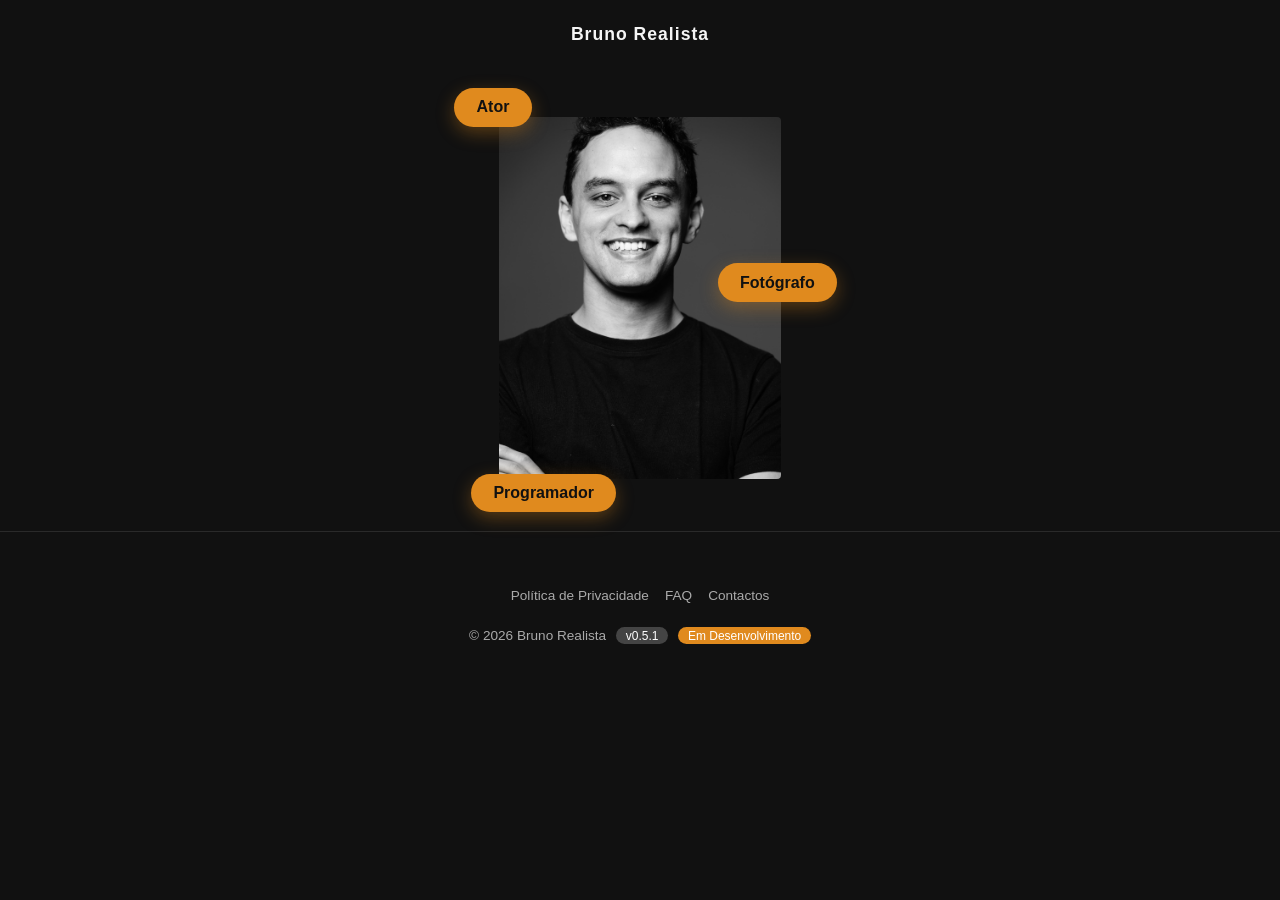
<file: index.html>
<!DOCTYPE html>
<html lang="pt">
<head>
  <meta charset="UTF-8">
  <meta name="viewport" content="width=device-width, initial-scale=1.0">
  <title id="page-title">Bruno Realista</title>
  <link id="page-favicon" rel="icon" type="image/svg+xml" href="favicon.svg">
  <link rel="stylesheet" href="css/style.css?v=0.5.1">
  <link rel="stylesheet" href="css/site.css?v=0.5.1">
  <meta id="page-description" name="description" content="Bruno Realista — ator, fotógrafo e programador em vibecoding. Portefólio pessoal.">
  <meta property="og:title" content="Bruno Realista">
  <meta property="og:description" content="Ator, fotógrafo e programador em vibecoding. Portefólio pessoal.">
  <meta property="og:image" content="img/hero/retrato.jpg">
  <meta property="og:type" content="website">
</head>
<body>
  <a class="skip-link" href="#main-content">Saltar para o conteúdo</a>

  <header class="header-simple">
    <h1 class="logo-heading"><a href="/" class="logo">Bruno Realista</a></h1>
  </header>

  <main id="main-content">
    <section class="hero">
      <div class="hero-photo-wrap">
        <img src="img/hero/retrato.jpg" alt="Bruno Realista" class="hero-image">
        <a href="/ator/" class="hero-bubble hero-bubble-ator">Ator</a>
        <a href="/fotografo/" class="hero-bubble hero-bubble-fotografo">Fotógrafo</a>
        <a href="/programador/" class="hero-bubble hero-bubble-programador">Programador</a>
      </div>
    </section>
  </main>

  <div id="footer"></div>
  <div id="contact-modal-container"></div>
  <div id="cookie-banner-container"></div>

  <script type="module" src="/js/site.js?v=0.5.1"></script>
</body>
</html>
</file>
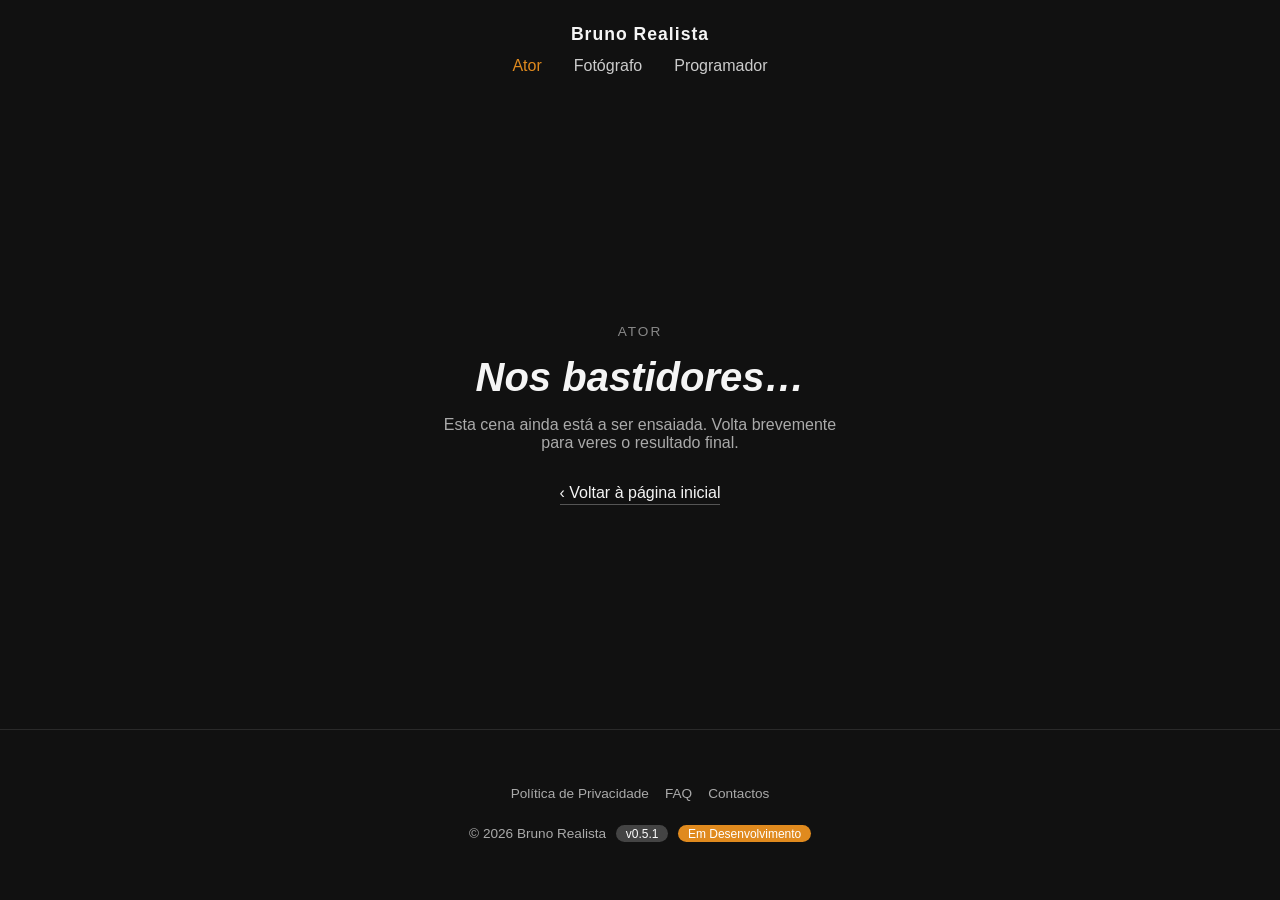
<file: ator/index.html>
<!DOCTYPE html>
<html lang="pt">
<head>
  <meta charset="UTF-8">
  <meta name="viewport" content="width=device-width, initial-scale=1.0">
  <title>Ator · Bruno Realista</title>
  <link rel="icon" type="image/svg+xml" href="../favicon.svg">
  <link rel="stylesheet" href="../css/style.css?v=0.5.1">
  <link rel="stylesheet" href="../css/site.css?v=0.5.1">
  <meta name="description" content="Bruno Realista — percurso e referências em teatro e artes performativas.">
</head>
<body>
  <a class="skip-link" href="#main-content">Saltar para o conteúdo</a>

  <header class="header-stacked">
    <a href="/" class="logo">Bruno Realista</a>
    <nav class="page-nav">
      <a href="/ator/" aria-current="page">Ator</a>
      <a href="/fotografo/">Fotógrafo</a>
      <a href="/programador/">Programador</a>
    </nav>
  </header>

  <main id="main-content">
    <section class="in-progress">
      <span class="in-progress-tag">Ator</span>
      <h1>Nos bastidores&hellip;</h1>
      <p>Esta cena ainda está a ser ensaiada. Volta brevemente para veres o resultado final.</p>
      <a href="/" class="back-link">‹ Voltar à página inicial</a>
    </section>
  </main>

  <div id="footer"></div>
  <div id="contact-modal-container"></div>
  <div id="cookie-banner-container"></div>

  <script type="module" src="/js/site.js?v=0.5.1"></script>
</body>
</html>
</file>
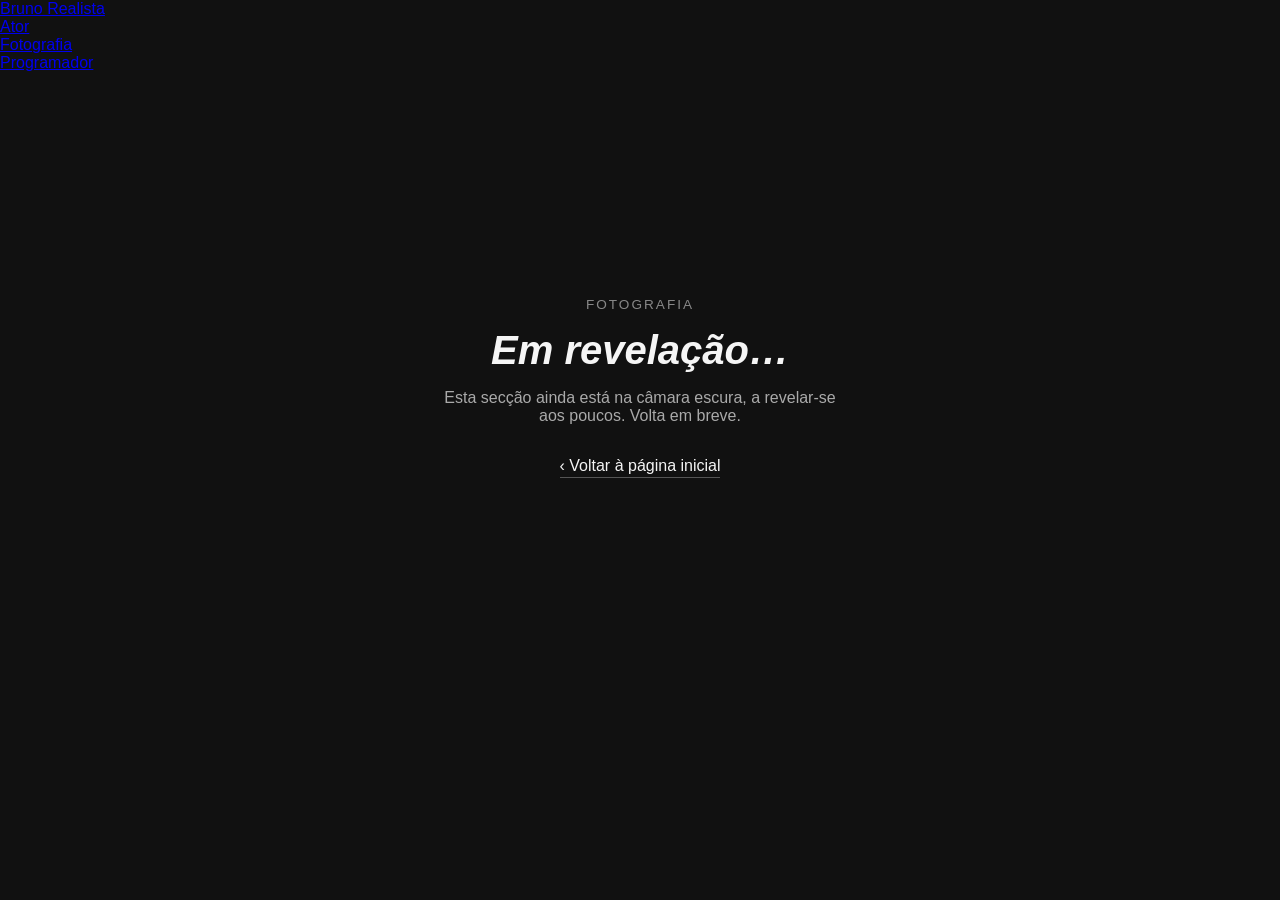
<file: fotografia/index.html>
<!DOCTYPE html>
<html lang="pt">
<head>
  <meta charset="UTF-8">
  <meta name="viewport" content="width=device-width, initial-scale=1.0">
  <title>Fotografia · Bruno Realista</title>
  <link rel="icon" type="image/svg+xml" href="../favicon.svg">
  <link rel="stylesheet" href="../css/style.css">
  <meta name="description" content="Bruno Realista — portefólio de fotografia.">
</head>
<body>

  <header>
    <nav>
      <a href="../index.html" class="logo">Bruno Realista</a>
      <ul>
        <li><a href="../ator/index.html">Ator</a></li>
        <li><a href="../fotografia/index.html">Fotografia</a></li>
        <li><a href="../programador/index.html">Programador</a></li>
      </ul>
    </nav>
  </header>

  <section class="in-progress">
    <span class="in-progress-tag">Fotografia</span>
    <h1>Em revelação&hellip;</h1>
    <p>Esta secção ainda está na câmara escura, a revelar-se aos poucos. Volta em breve.</p>
    <a href="../index.html" class="back-link">‹ Voltar à página inicial</a>
  </section>

</body>
</html>
</file>
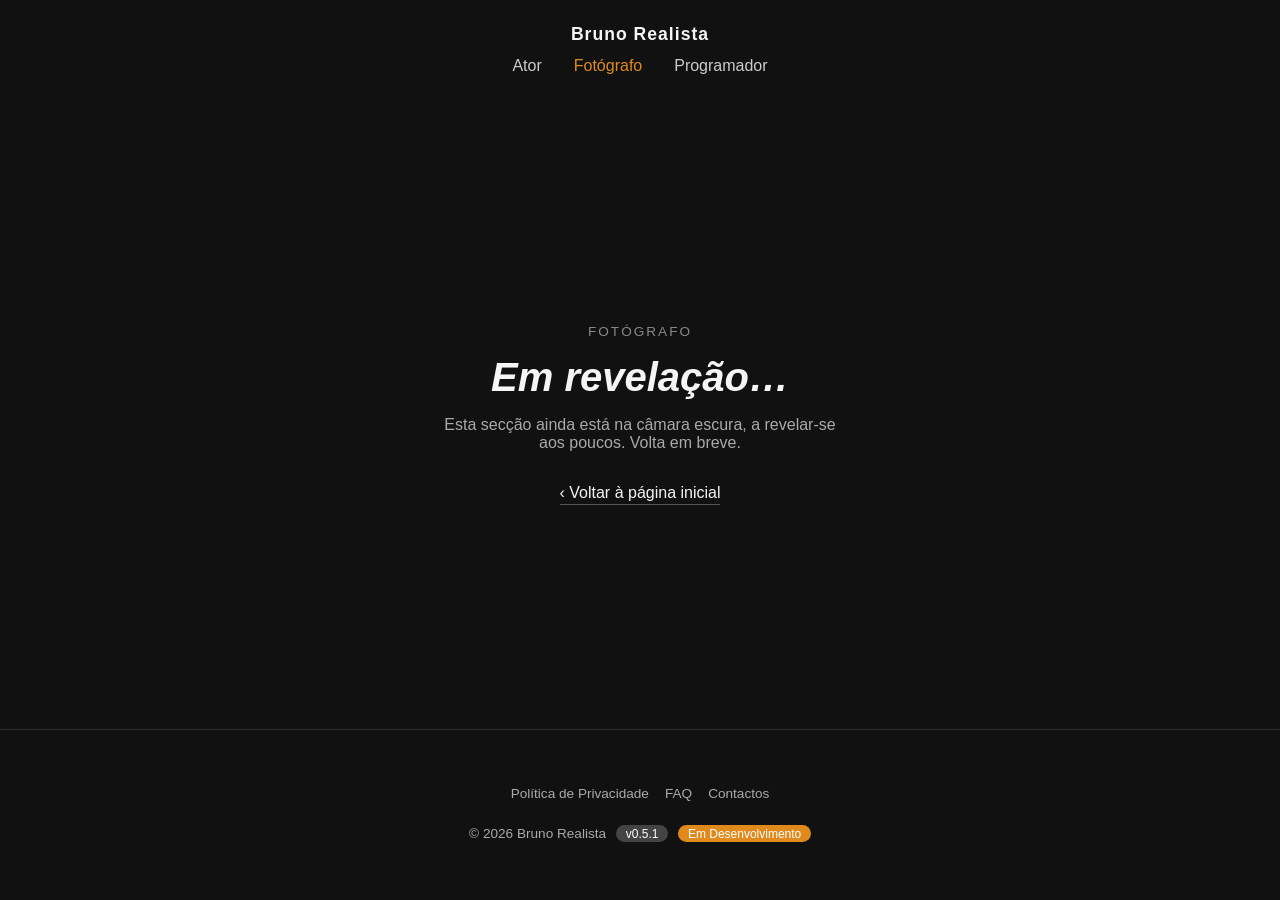
<file: fotografo/index.html>
<!DOCTYPE html>
<html lang="pt">
<head>
  <meta charset="UTF-8">
  <meta name="viewport" content="width=device-width, initial-scale=1.0">
  <title>Fotógrafo · Bruno Realista</title>
  <link rel="icon" type="image/svg+xml" href="../favicon.svg">
  <link rel="stylesheet" href="../css/style.css?v=0.5.1">
  <link rel="stylesheet" href="../css/site.css?v=0.5.1">
  <meta name="description" content="Bruno Realista — portefólio de fotografia.">
</head>
<body>
  <a class="skip-link" href="#main-content">Saltar para o conteúdo</a>

  <header class="header-stacked">
    <a href="/" class="logo">Bruno Realista</a>
    <nav class="page-nav">
      <a href="/ator/">Ator</a>
      <a href="/fotografo/" aria-current="page">Fotógrafo</a>
      <a href="/programador/">Programador</a>
    </nav>
  </header>

  <main id="main-content">
    <section class="in-progress">
      <span class="in-progress-tag">Fotógrafo</span>
      <h1>Em revelação&hellip;</h1>
      <p>Esta secção ainda está na câmara escura, a revelar-se aos poucos. Volta em breve.</p>
      <a href="/" class="back-link">‹ Voltar à página inicial</a>
    </section>
  </main>

  <div id="footer"></div>
  <div id="contact-modal-container"></div>
  <div id="cookie-banner-container"></div>

  <script type="module" src="/js/site.js?v=0.5.1"></script>
</body>
</html>
</file>
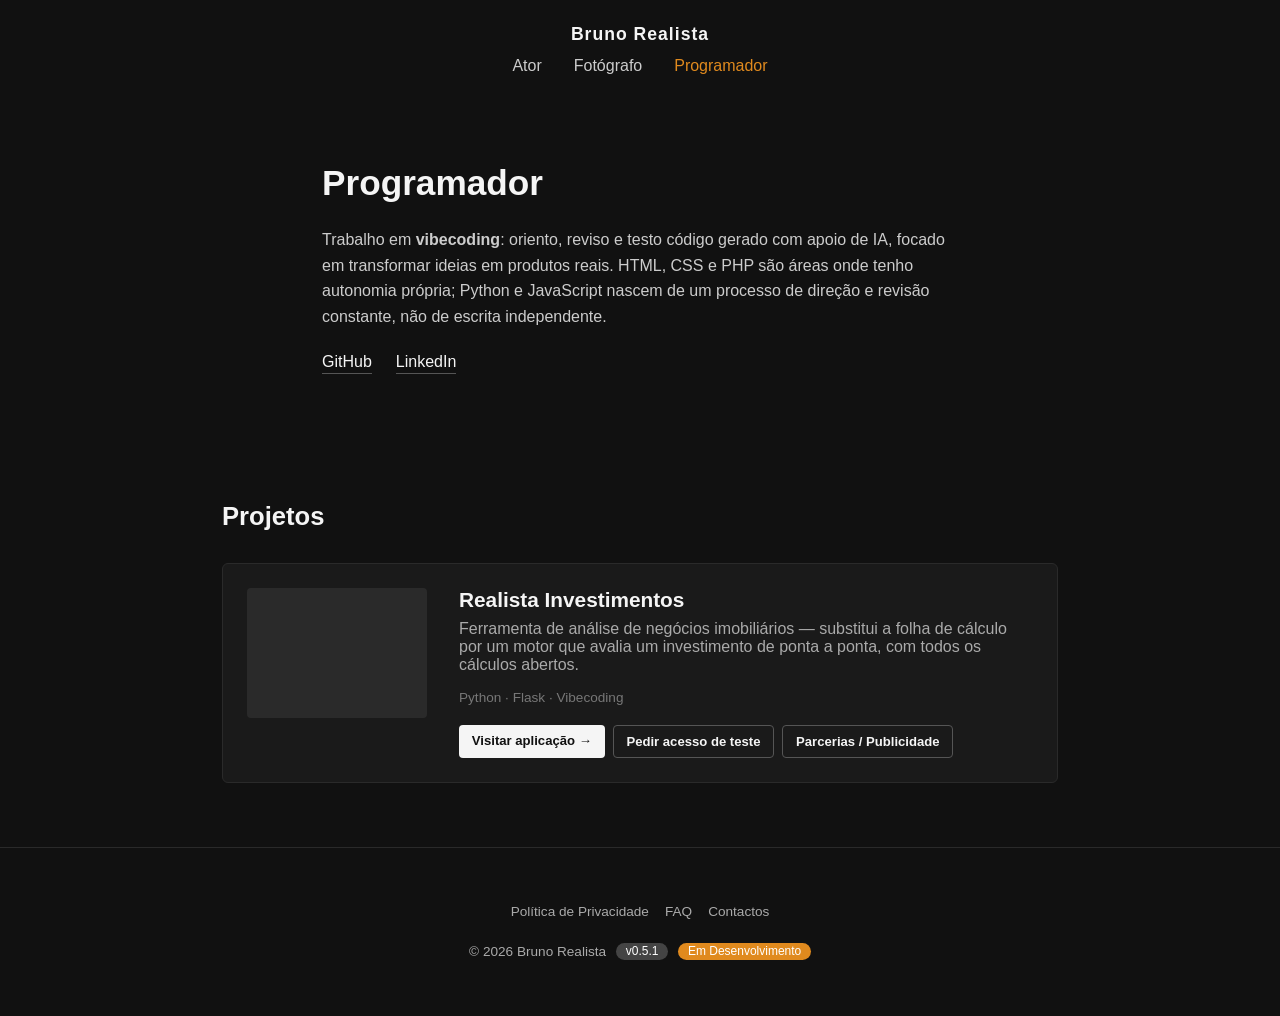
<file: programador/index.html>
<!DOCTYPE html>
<html lang="pt">
<head>
  <meta charset="UTF-8">
  <meta name="viewport" content="width=device-width, initial-scale=1.0">
  <title>Programador · Bruno Realista</title>
  <link rel="icon" type="image/svg+xml" href="../favicon.svg">
  <link rel="stylesheet" href="../css/style.css?v=0.5.1">
  <link rel="stylesheet" href="../css/site.css?v=0.5.1">
  <meta name="description" content="Bruno Realista — projetos e trabalho como programador em vibecoding, com apoio de IA.">
</head>
<body>
  <a class="skip-link" href="#main-content">Saltar para o conteúdo</a>

  <header class="header-stacked">
    <a href="/" class="logo">Bruno Realista</a>
    <nav class="page-nav">
      <a href="/ator/">Ator</a>
      <a href="/fotografo/">Fotógrafo</a>
      <a href="/programador/" aria-current="page">Programador</a>
    </nav>
  </header>

  <main id="main-content">
    <section class="about">
      <h1>Programador</h1>
      <p>
        Trabalho em <strong>vibecoding</strong>: oriento, reviso e testo código gerado
        com apoio de IA, focado em transformar ideias em produtos reais.
        HTML, CSS e PHP são áreas onde tenho autonomia própria; Python e
        JavaScript nascem de um processo de direção e revisão constante,
        não de escrita independente.
      </p>
      <div class="social-links">
        <a href="https://github.com/realit-droid" target="_blank" rel="noopener">GitHub</a>
        <a href="https://www.linkedin.com/in/brealista" target="_blank" rel="noopener">LinkedIn</a>
      </div>
    </section>

    <section class="projects">
      <h2>Projetos</h2>

      <article class="project-card featured">
        <div class="project-image placeholder"></div>
        <div class="project-info">
          <h3>Realista Investimentos</h3>
          <p>
            Ferramenta de análise de negócios imobiliários — substitui a
            folha de cálculo por um motor que avalia um investimento de
            ponta a ponta, com todos os cálculos abertos.
          </p>
          <span class="tech-tags">Python · Flask · Vibecoding</span>
          <div class="project-ctas">
            <a href="https://investimentos.brunorealista.com" target="_blank" rel="noopener" class="cta-btn">Visitar aplicação →</a>
            <a href="mailto:bruno.realista@gmail.com?subject=Pedido%20de%20acesso%20-%20Realista%20Investimentos" class="cta-btn secondary">Pedir acesso de teste</a>
            <a href="mailto:bruno.realista@gmail.com?subject=Parceria%20de%20publicidade%20-%20Realista%20Investimentos" class="cta-btn secondary">Parcerias / Publicidade</a>
          </div>
        </div>
      </article>

    </section>
  </main>

  <div id="footer"></div>
  <div id="contact-modal-container"></div>
  <div id="cookie-banner-container"></div>

  <script type="module" src="/js/site.js?v=0.5.1"></script>
</body>
</html>
</file>
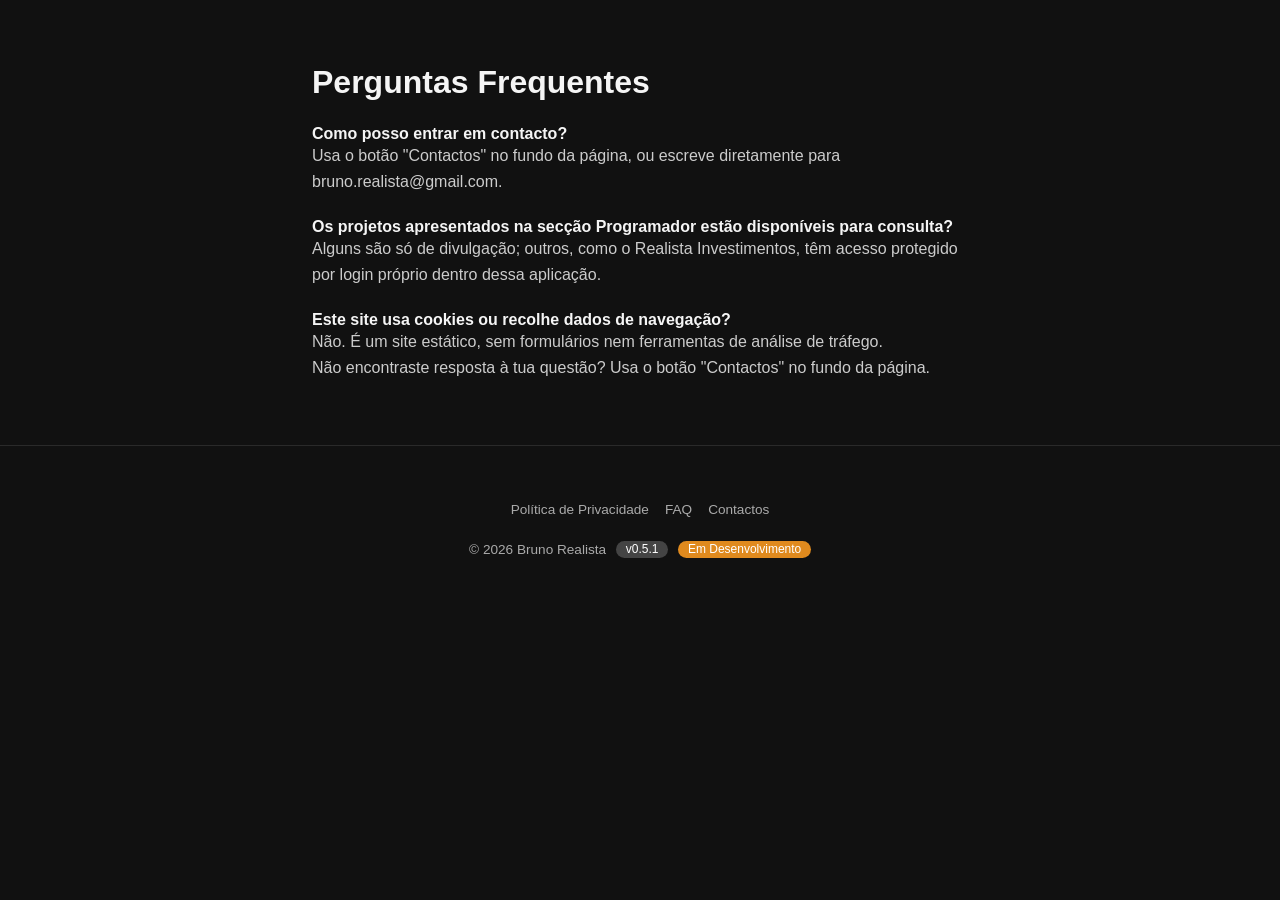
<file: legal/faq.html>
<!DOCTYPE html>
<html lang="pt-PT">
<head>
  <meta charset="UTF-8" />
  <meta name="viewport" content="width=device-width, initial-scale=1.0" />
  <link id="page-favicon" rel="icon" href="/favicon.svg" type="image/svg+xml" />
  <meta name="description" content="Perguntas Frequentes." />
  <title>FAQ · Bruno Realista</title>
  <link rel="stylesheet" href="/css/style.css?v=0.5.1" />
  <link rel="stylesheet" href="/css/site.css?v=0.5.1" />
</head>
<body>
  <a class="skip-link" href="#main-content">Saltar para o conteúdo</a>

  <main id="main-content" class="prose">
    <h1>Perguntas Frequentes</h1>

    <dl>
      <dt>Como posso entrar em contacto?</dt>
      <dd>Usa o botão "Contactos" no fundo da página, ou escreve diretamente para bruno.realista@gmail.com.</dd>

      <dt>Os projetos apresentados na secção Programador estão disponíveis para consulta?</dt>
      <dd>Alguns são só de divulgação; outros, como o Realista Investimentos, têm acesso protegido por login próprio dentro dessa aplicação.</dd>

      <dt>Este site usa cookies ou recolhe dados de navegação?</dt>
      <dd>Não. É um site estático, sem formulários nem ferramentas de análise de tráfego.</dd>
    </dl>

    <p>Não encontraste resposta à tua questão? Usa o botão "Contactos" no fundo da página.</p>
  </main>

  <div id="footer"></div>
  <div id="contact-modal-container"></div>
  <div id="cookie-banner-container"></div>

  <script type="module" src="/js/site.js?v=0.5.1"></script>
</body>
</html>
</file>
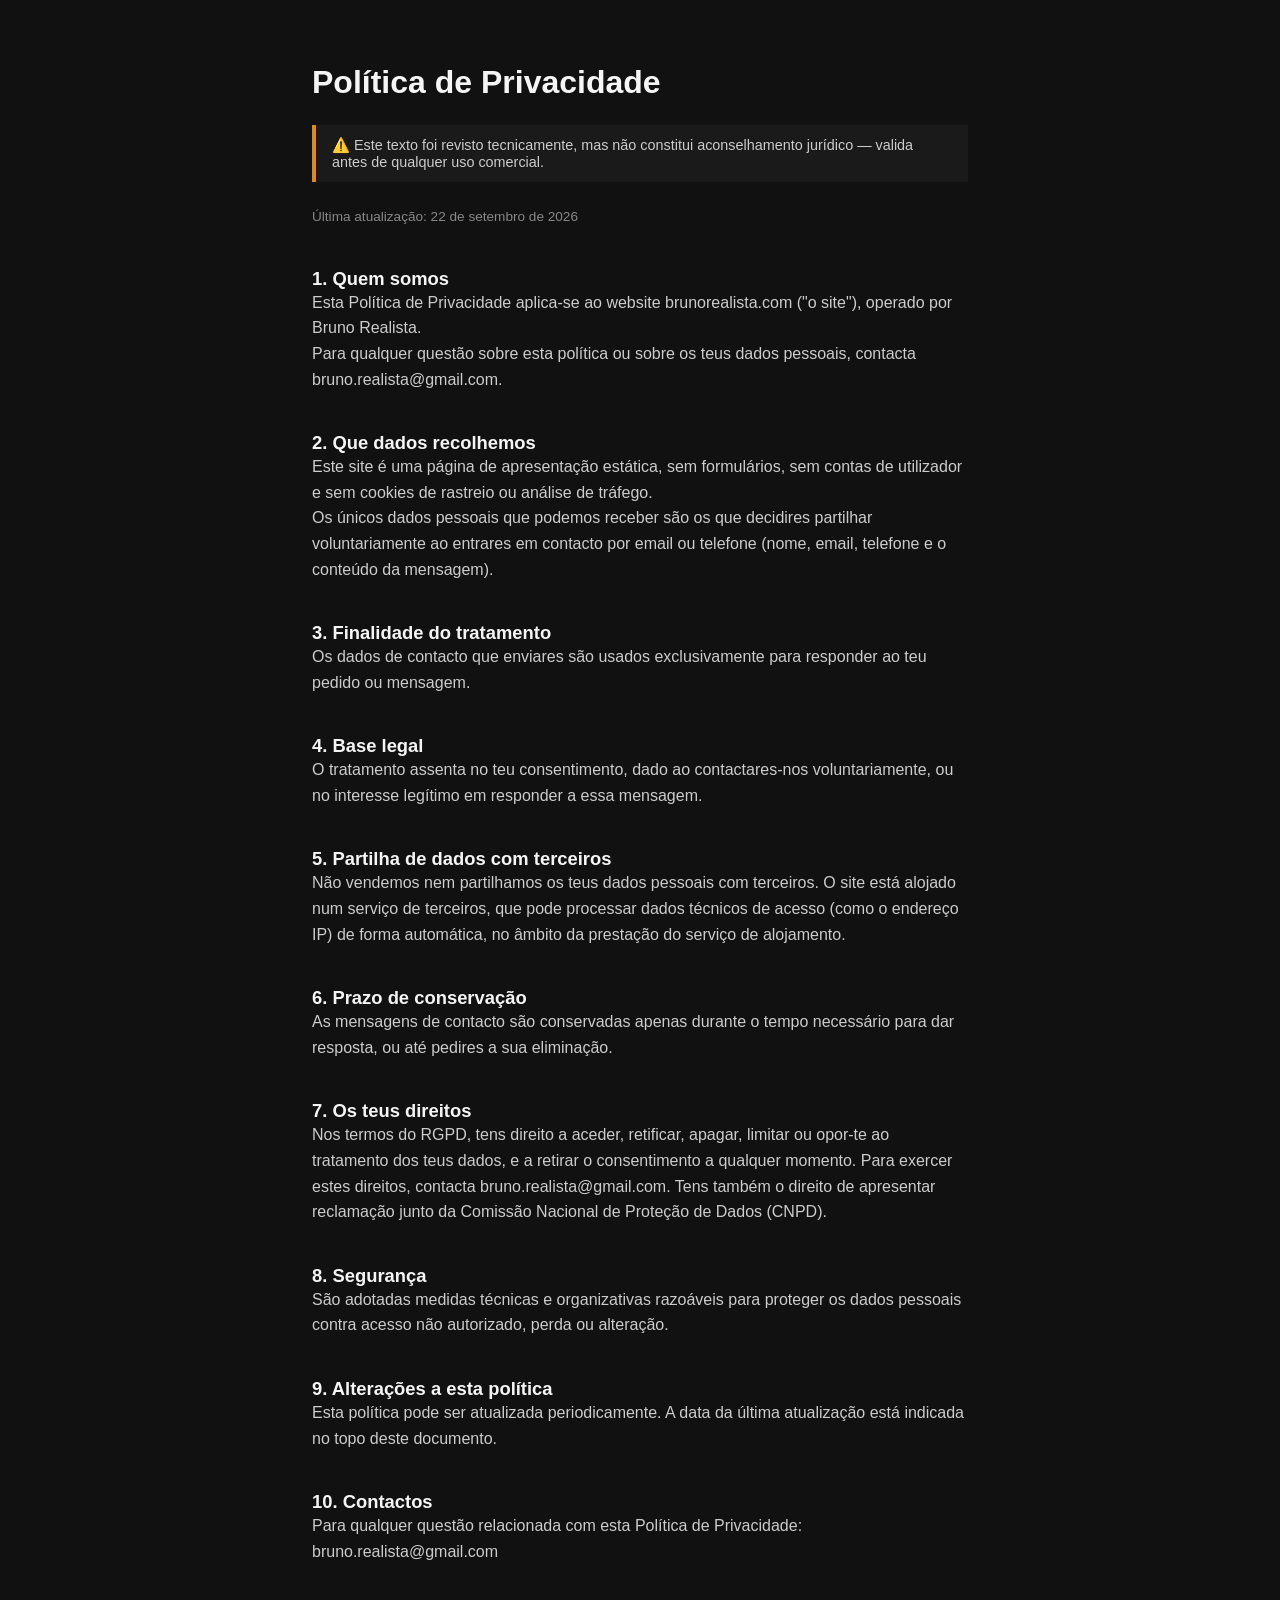
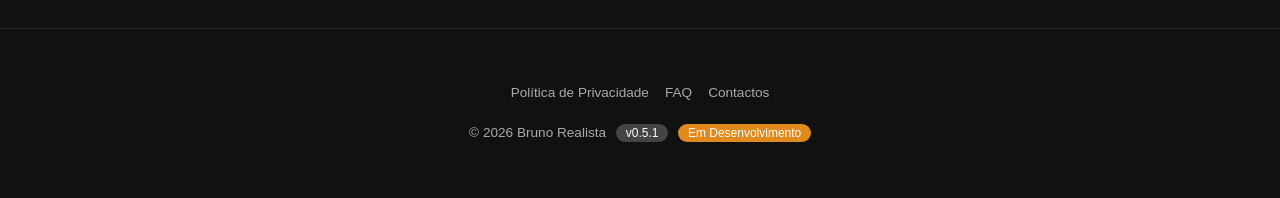
<file: legal/politica-privacidade.html>
<!DOCTYPE html>
<html lang="pt-PT">
<head>
  <meta charset="UTF-8" />
  <meta name="viewport" content="width=device-width, initial-scale=1.0" />
  <link id="page-favicon" rel="icon" href="/favicon.svg" type="image/svg+xml" />
  <meta name="description" content="Política de Privacidade." />
  <title>Política de Privacidade · Bruno Realista</title>
  <link rel="stylesheet" href="/css/style.css?v=0.5.1" />
  <link rel="stylesheet" href="/css/site.css?v=0.5.1" />
</head>
<body>
  <a class="skip-link" href="#main-content">Saltar para o conteúdo</a>

  <main id="main-content" class="prose">
    <h1>Política de Privacidade</h1>
    <blockquote>⚠️ Este texto foi revisto tecnicamente, mas não constitui aconselhamento jurídico — valida antes de qualquer uso comercial.</blockquote>
    <p class="updated">Última atualização: 22 de setembro de 2026</p>

    <h2>1. Quem somos</h2>
    <p>Esta Política de Privacidade aplica-se ao website brunorealista.com ("o site"), operado por Bruno Realista.</p>
    <p>Para qualquer questão sobre esta política ou sobre os teus dados pessoais, contacta bruno.realista@gmail.com.</p>

    <h2>2. Que dados recolhemos</h2>
    <p>Este site é uma página de apresentação estática, sem formulários, sem contas de utilizador e sem cookies de rastreio ou análise de tráfego.</p>
    <p>Os únicos dados pessoais que podemos receber são os que decidires partilhar voluntariamente ao entrares em contacto por email ou telefone (nome, email, telefone e o conteúdo da mensagem).</p>

    <h2>3. Finalidade do tratamento</h2>
    <p>Os dados de contacto que enviares são usados exclusivamente para responder ao teu pedido ou mensagem.</p>

    <h2>4. Base legal</h2>
    <p>O tratamento assenta no teu consentimento, dado ao contactares-nos voluntariamente, ou no interesse legítimo em responder a essa mensagem.</p>

    <h2>5. Partilha de dados com terceiros</h2>
    <p>Não vendemos nem partilhamos os teus dados pessoais com terceiros. O site está alojado num serviço de terceiros, que pode processar dados técnicos de acesso (como o endereço IP) de forma automática, no âmbito da prestação do serviço de alojamento.</p>

    <h2>6. Prazo de conservação</h2>
    <p>As mensagens de contacto são conservadas apenas durante o tempo necessário para dar resposta, ou até pedires a sua eliminação.</p>

    <h2>7. Os teus direitos</h2>
    <p>Nos termos do RGPD, tens direito a aceder, retificar, apagar, limitar ou opor-te ao tratamento dos teus dados, e a retirar o consentimento a qualquer momento. Para exercer estes direitos, contacta bruno.realista@gmail.com. Tens também o direito de apresentar reclamação junto da Comissão Nacional de Proteção de Dados (CNPD).</p>

    <h2>8. Segurança</h2>
    <p>São adotadas medidas técnicas e organizativas razoáveis para proteger os dados pessoais contra acesso não autorizado, perda ou alteração.</p>

    <h2>9. Alterações a esta política</h2>
    <p>Esta política pode ser atualizada periodicamente. A data da última atualização está indicada no topo deste documento.</p>

    <h2>10. Contactos</h2>
    <p>Para qualquer questão relacionada com esta Política de Privacidade: bruno.realista@gmail.com</p>
  </main>

  <div id="footer"></div>
  <div id="contact-modal-container"></div>
  <div id="cookie-banner-container"></div>

  <script type="module" src="/js/site.js?v=0.5.1"></script>
</body>
</html>
</file>
<file: css/style.css>
* { margin: 0; padding: 0; box-sizing: border-box; }

body {
  background: #111;
  color: #f5f5f5;
  font-family: 'Helvetica Neue', Arial, sans-serif;
}

.header-simple {
  display: flex;
  justify-content: center;
  padding: clamp(1rem, 4vw, 1.5rem) clamp(1rem, 5vw, 2rem);
}
.header-simple .logo {
  color: #f5f5f5;
  text-decoration: none;
  font-weight: bold;
  letter-spacing: 1px;
  font-size: 1.1rem;
}
.logo-heading { margin: 0; font-size: inherit; font-weight: inherit; }

.header-stacked {
  display: flex;
  flex-direction: column;
  align-items: center;
  gap: 0.75rem;
  padding: clamp(1rem, 4vw, 1.5rem) clamp(1rem, 5vw, 2rem);
}
.header-stacked .logo {
  color: #f5f5f5;
  text-decoration: none;
  font-weight: bold;
  letter-spacing: 1px;
  font-size: 1.1rem;
}
.page-nav { display: flex; flex-wrap: wrap; justify-content: center; gap: 1rem 2rem; }
.page-nav a { color: #ccc; text-decoration: none; }
.page-nav a:hover { color: #fff; }
.page-nav a[aria-current="page"] { color: #e08a1e; }

.hero {
  display: flex;
  align-items: center;
  justify-content: center;
  min-height: 40vh;
  padding: clamp(1rem, 4vw, 3rem);
}
.hero-photo-wrap {
  position: relative;
  width: clamp(200px, 22vw, 460px);
  aspect-ratio: 7 / 9;
}
.hero-image {
  width: 100%;
  height: 100%;
  object-fit: cover;
  border-radius: 4px;
}
.hero-bubble {
  position: absolute;
  display: inline-flex;
  align-items: center;
  justify-content: center;
  padding: clamp(0.4rem, 1vw, 0.65rem) clamp(0.8rem, 1.8vw, 1.4rem);
  border-radius: 999px;
  background: #e08a1e;
  color: #111;
  font-size: clamp(0.75rem, 1.3vw, 1rem);
  font-weight: 600;
  text-decoration: none;
  white-space: nowrap;
  box-shadow: 0 6px 18px rgba(224, 138, 30, 0.35);
  animation: hero-float 6s ease-in-out infinite;
  transition: background 0.2s ease, box-shadow 0.2s ease;
}
.hero-bubble:hover {
  background: #f0a133;
  box-shadow: 0 8px 22px rgba(224, 138, 30, 0.5);
}
.hero-bubble-ator { top: -8%; left: -16%; animation-delay: 0s; }
.hero-bubble-fotografo { top: 40%; right: -20%; animation-delay: 1.5s; }
.hero-bubble-programador { bottom: -8%; left: -10%; animation-delay: 3s; }

@keyframes hero-float {
  0%, 100% { transform: translateY(0); }
  50% { transform: translateY(-12px); }
}

.in-progress {
  min-height: 70vh;
  display: flex;
  flex-direction: column;
  align-items: center;
  justify-content: center;
  text-align: center;
  padding: clamp(1.5rem, 6vw, 2rem);
}
.in-progress-tag {
  text-transform: uppercase;
  letter-spacing: 2px;
  color: #888;
  font-size: 0.85rem;
  margin-bottom: 1rem;
}
.in-progress h1 {
  font-size: clamp(1.8rem, 7vw, 2.5rem);
  font-style: italic;
  margin-bottom: 1rem;
}
.in-progress p {
  color: #aaa;
  max-width: 420px;
  margin-bottom: 2rem;
}
.back-link {
  color: #f5f5f5;
  text-decoration: none;
  border-bottom: 1px solid #555;
  padding-bottom: 2px;
}
.back-link:hover { border-color: #f5f5f5; }

.about, .projects {
  max-width: 700px;
  margin: 0 auto;
  padding: clamp(2rem, 8vw, 4rem) clamp(1.25rem, 5vw, 2rem);
}
.projects { max-width: 900px; }
.about h1 { font-size: clamp(1.7rem, 6vw, 2.2rem); margin-bottom: 1.5rem; }
.about p { color: #ccc; line-height: 1.6; margin-bottom: 1.5rem; }
.social-links { display: flex; gap: 1.5rem; }
.social-links a {
  color: #f5f5f5;
  text-decoration: none;
  border-bottom: 1px solid #555;
  padding-bottom: 2px;
}
.social-links a:hover { border-color: #f5f5f5; }

.projects h2 { font-size: clamp(1.3rem, 4.5vw, 1.6rem); margin-bottom: 2rem; }

.project-card {
  display: flex;
  gap: clamp(1rem, 4vw, 2rem);
  background: #1a1a1a;
  border: 1px solid #2a2a2a;
  border-radius: 6px;
  padding: clamp(1rem, 4vw, 1.5rem);
  flex-wrap: wrap;
}
.project-image.placeholder {
  width: 180px;
  max-width: 80vw;
  height: 130px;
  background: #2a2a2a;
  border-radius: 4px;
  flex-shrink: 0;
}
.project-info { flex: 1 1 300px; }
.project-info h3 { font-size: 1.3rem; margin-bottom: 0.5rem; }
.project-info p { color: #aaa; margin-bottom: 1rem; }
.tech-tags { display: block; color: #777; font-size: 0.85rem; margin-bottom: 1.2rem; }

.project-ctas { display: flex; gap: 0.5rem; flex-wrap: wrap; }
.cta-btn {
  display: inline-block;
  padding: 0.5rem 0.8rem;
  background: #f5f5f5;
  color: #111;
  text-decoration: none;
  border-radius: 4px;
  font-size: 0.82rem;
  font-weight: bold;
  white-space: nowrap;
}
.cta-btn.secondary {
  background: transparent;
  color: #f5f5f5;
  border: 1px solid #555;
}
</file>
<file: css/site.css>
/* Estilos partilhados por todas as páginas do site: base, footer, popup de
   contactos, banner de cookies, acessibilidade (skip-link, foco visível) e
   responsividade (reset + media query mobile no fim do ficheiro).
   Adaptado ao tema escuro do site (ver css/style.css). */

*,
*::before,
*::after {
  box-sizing: border-box;
}

img,
svg,
video {
  max-width: 100%;
  height: auto;
}

main {
  flex: 1;
}

/* Acessibilidade */

.skip-link {
  position: absolute;
  top: -40px;
  left: 0;
  background: #f5f5f5;
  color: #111;
  padding: 0.5rem 1rem;
  z-index: 100;
  text-decoration: none;
}

.skip-link:focus {
  top: 0;
}

a:focus-visible,
button:focus-visible {
  outline: 2px solid #1a6fe0;
  outline-offset: 2px;
}

/* Footer partilhado */

.site-footer {
  border-top: 1px solid #2a2a2a;
  padding: clamp(2rem, 8vw, 3.5rem) clamp(1rem, 5vw, 1.5rem);
  font-size: 0.85rem;
  color: #aaa;
}

.footer-links {
  display: flex;
  flex-wrap: wrap;
  justify-content: center;
  gap: 1rem;
  max-width: 900px;
  margin: 0 auto 1.5rem;
}

.footer-bottom {
  display: flex;
  flex-direction: column;
  align-items: center;
  gap: 0.5rem;
  max-width: 900px;
  margin: 0 auto;
}

.footer-social {
  display: flex;
  gap: 0.75rem;
}

.footer-link,
.footer-social-link {
  color: #aaa;
  text-decoration: none;
}

.footer-link:hover,
.footer-social-link:hover {
  color: #f5f5f5;
  text-decoration: underline;
}

.footer-badge {
  display: inline-block;
  background-color: #444;
  color: #fff;
  border-radius: 999px;
  padding: 0.1rem 0.6rem;
  font-size: 0.75rem;
  margin-left: 0.4rem;
}

.footer-contacto-btn {
  font: inherit;
  background: none;
  border: none;
  padding: 0;
  cursor: pointer;
}

/* Popup de contactos */

.contact-modal-overlay {
  position: fixed;
  inset: 0;
  background: rgba(0, 0, 0, 0.6);
  display: flex;
  align-items: center;
  justify-content: center;
  padding: 1rem;
}

.contact-modal-overlay[hidden] {
  display: none;
}

.contact-modal {
  position: relative;
  background: #1a1a1a;
  color: #f5f5f5;
  border: 1px solid #2a2a2a;
  border-radius: 8px;
  padding: 2rem;
  max-width: 320px;
  width: 100%;
  box-shadow: 0 10px 40px rgba(0, 0, 0, 0.5);
}

.contact-modal h2 {
  margin-top: 0;
}

.contact-modal a {
  color: #f5f5f5;
}

.contact-modal-close {
  position: absolute;
  top: 0.5rem;
  right: 0.75rem;
  background: none;
  border: none;
  font-size: 1.5rem;
  line-height: 1;
  cursor: pointer;
  color: #aaa;
}

.contact-modal-close:hover {
  color: #f5f5f5;
}

/* Banner de cookies */

.cookie-banner {
  position: fixed;
  bottom: 0;
  left: 0;
  right: 0;
  background: #1a1a1a;
  color: #fff;
  padding: 1rem 1.5rem;
  display: flex;
  flex-wrap: wrap;
  align-items: center;
  justify-content: space-between;
  gap: 1rem;
  z-index: 50;
  border-top: 1px solid #2a2a2a;
}

.cookie-banner[hidden] {
  display: none;
}

.cookie-banner-text {
  margin: 0;
  font-size: 0.85rem;
}

.cookie-banner-text a {
  color: #fff;
}

.cookie-banner-actions {
  display: flex;
  gap: 0.5rem;
  flex-shrink: 0;
}

.cookie-banner-btn {
  border: 1px solid #fff;
  background: none;
  color: #fff;
  padding: 0.4rem 1rem;
  border-radius: 4px;
  cursor: pointer;
  font: inherit;
}

.cookie-banner-accept {
  background: #fff;
  color: #1a1a1a;
}

/* Páginas de texto corrido (legal, FAQ, ficha técnica, mapa do site) */

.prose {
  text-align: left;
  max-width: 720px;
  margin: 0 auto;
  padding: clamp(2rem, 8vw, 4rem) clamp(1.25rem, 5vw, 2rem);
  color: #ccc;
}

.prose h1 {
  margin-top: 0;
  color: #f5f5f5;
}

.prose h2 {
  margin-top: 2.5rem;
  font-size: 1.15rem;
  color: #f5f5f5;
}

.prose p,
.prose li {
  line-height: 1.6;
}

.prose ul {
  padding-left: 1.25rem;
}

.prose table {
  width: 100%;
  border-collapse: collapse;
  margin: 1rem 0;
}

.prose th,
.prose td {
  border: 1px solid #2a2a2a;
  padding: 0.5rem;
  text-align: left;
  font-size: 0.9rem;
}

.prose blockquote {
  border-left: 4px solid #e08a1e;
  background: #1a1a1a;
  color: #ccc;
  padding: 0.75rem 1rem;
  margin: 1.5rem 0;
  font-size: 0.9rem;
}

.prose .updated {
  color: #888;
  font-size: 0.85rem;
}

.prose dt {
  font-weight: 600;
  margin-top: 1.5rem;
  color: #f5f5f5;
}

.prose dd {
  margin-left: 0;
  line-height: 1.6;
}

/* Mobile */

@media (max-width: 600px) {
  .prose table {
    display: block;
    overflow-x: auto;
    white-space: nowrap;
  }
}
</file>
